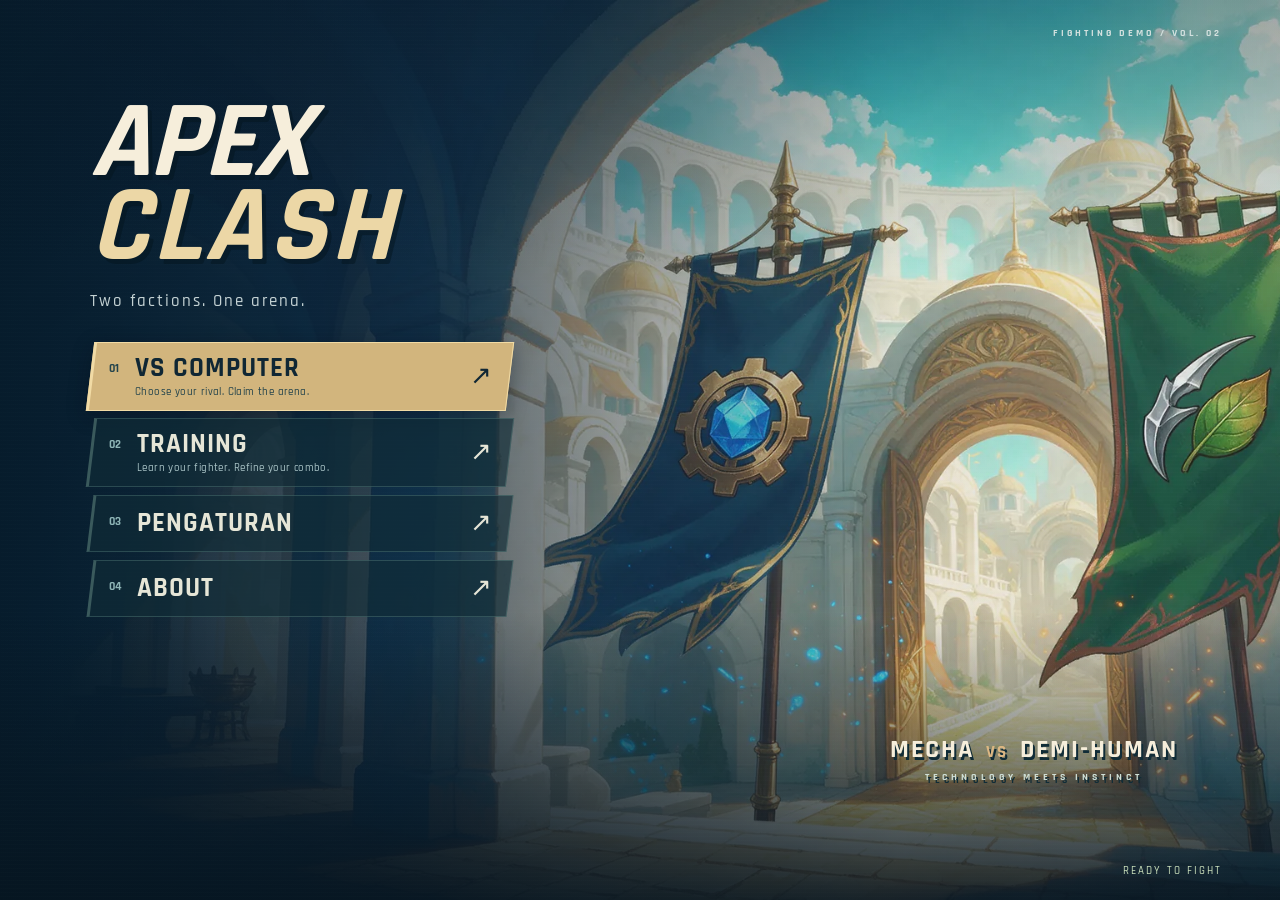
<file: app/src/main/assets/www/index.html>
<!doctype html>
<html lang="id">
<head><meta charset="utf-8"><meta name="viewport" content="width=device-width,initial-scale=1,viewport-fit=cover"><meta name="theme-color" content="#101923"><script>/* Phones/tablets: mark .touch and open the landscape mobile shell (mobile.html). ?touch=1 forces it on desktop, ?touch=0 turns it off. */(()=>{const q=new URLSearchParams(location.search),f=q.get('touch'),t=f?f==='1':matchMedia('(pointer: coarse)').matches||(navigator.maxTouchPoints>0&&/Android|iPhone|iPad|iPod|Mobile/i.test(navigator.userAgent));if(!t)return;document.documentElement.classList.add('touch');if(window.top===window&&!q.has('embed'))location.replace('mobile.html'+location.search+location.hash);})();</script><title>APEX CLASH — Mecha vs Demi-Human</title><link rel="preload" href="assets/fonts/Rajdhani-Bold.ttf" as="font" type="font/ttf" crossorigin><link rel="stylesheet" href="style.css"><link rel="stylesheet" href="menu.css"></head>
<body><div id="boot" role="status" aria-live="polite"><div class="boot-card"><strong class="boot-logo">APEX<br><em>CLASH</em></strong><div class="boot-bar"><i></i></div><span class="boot-status">Menyiapkan…</span></div></div><script src="precache.js"></script><script src="preload.js"></script><main id="game-shell" aria-label="Apex Clash, demo game fighting Mecha dan Demi-Human">
<canvas id="arena" tabindex="0" aria-label="Arena pertarungan. WASD bergerak, Spasi menyerang, I O P untuk skill."></canvas><div class="vignette" aria-hidden="true"></div>
<header class="combat-header">
<section class="fighter fighter-one" aria-label="Status pemain">
<div class="portrait-frame"><img id="player-portrait" class="portrait-image" data-portrait-side="player" src="assets/ui/arco-avatar.webp" alt="Portrait ARCO"><b class="player-tag">P1</b></div>
<div class="fighter-fields"><div class="name-row"><h1 id="player-name">ARCO</h1><span class="class-tag" id="player-class">MECHA</span></div><div class="life-frame" aria-label="Satu bar dengan dua lapis HP, 100 HP per lapis"><div class="life-track"><div id="health-reserve" class="life-fill reserve-fill"></div><div id="health-fill" class="life-fill"></div></div></div><div class="bar-caption"><span id="player-title">AETHER ARM</span><span id="health-label">200 / 200</span></div><div class="fighter-mark"><i></i><i></i><i></i><b class="round-wins" id="round-wins-player"></b><span id="player-status">CORE ACTIVE</span></div></div></section>
<section class="match-center" aria-label="Mode latihan tanpa batas waktu"><div class="mode-kicker" id="mode-label">FREE TRAINING</div><div class="match-clock" id="match-clock">∞</div><div class="match-rule"><i></i><span id="match-score">VS</span><i></i></div></section>
<section class="fighter fighter-two" aria-label="Status lawan FENR"><div class="fighter-fields"><div class="name-row"><span class="class-tag" id="enemy-class">DEMI-HUMAN</span><h2 id="enemy-name">FENR</h2></div><div class="life-frame" aria-label="Satu bar dengan dua lapis HP, 100 HP per lapis"><div class="life-track"><div id="guard-reserve" class="life-fill reserve-fill"></div><div id="guard-fill" class="life-fill"></div></div></div><div class="bar-caption"><span id="guard-label">HP 200 / 200</span><span id="enemy-title">WOLF RANGER</span></div><div class="fighter-mark"><b class="round-wins" id="round-wins-enemy"></b><span id="dummy-state">READY</span><i></i><i></i><i></i></div></div><div class="portrait-frame"><img id="enemy-portrait" class="portrait-image" data-portrait-side="enemy" src="assets/fenr/ui/portrait-human.webp" alt="Portrait FENR"><b class="player-tag">CPU</b></div></section>
</header><div class="form-timers"><div id="player-form-timer" class="form-timer" hidden></div><div id="enemy-form-timer" class="form-timer" hidden></div></div>
<nav class="match-actions" aria-label="Menu arena"><button id="settings-btn" aria-label="Buka pengaturan" title="Pengaturan"><svg viewBox="0 0 24 24" aria-hidden="true"><path d="m9 3-1 3-3 1-2 5 2 5 3 1 1 3h6l1-3 3-1 2-5-2-5-3-1-1-3Z"/><circle cx="12" cy="12" r="3"/></svg></button><button id="pause-btn" aria-label="Jeda game" title="Jeda (Esc)">Ⅱ</button></nav>
<section id="combo" class="combo-counter" aria-live="polite"><span id="combo-count">0</span><div><strong>HITS</strong><small id="combo-damage">0 DAMAGE</small></div></section><div id="announcement" class="announcement" role="status"></div>
<section id="round-call" hidden aria-live="polite"><small id="round-call-detail">FIRST TO TWO WINS</small><strong id="round-call-title"></strong></section><aside id="ultimate-cutin" class="ultimate-cutin" aria-hidden="true" aria-label="ARCO ultimate: Helios Squadron"><div class="cutin-circuit"></div><img class="cutin-art" src="assets/ui/ultimate-cutin.webp" alt=""><div class="cutin-caption"><span class="cutin-kicker">ARCO / AETHER COMMAND</span><strong>HELIOS<br><em>SQUADRON</em></strong><div class="cutin-detail"><span class="cutin-units"><i></i><i></i><i></i><i></i></span>ORBITAL LASER STRIKE</div></div><div class="cutin-edge"></div></aside>
<footer class="bottom-hud"><section class="skill-deck" aria-label="Serangan dan skill"><div class="deck-heading"><span id="deck-character">ARCO</span><i></i><b>MOVE SET</b></div><div class="skill-bar">
<button class="skill-card basic" data-action="attack" aria-label="Basic attack, Spasi, 3 kombo"><span class="skill-art"><img src="assets/ui/attack.webp" alt=""><kbd>SPACE</kbd><span class="combo-dots"><i></i><i></i><i></i></span></span><span class="skill-name">IRON CHAIN</span></button>
<button class="skill-card " data-action="skill1" aria-label="Aether Bolt, tombol I"><span class="skill-art"><img src="assets/ui/skill1.webp" alt=""><span class="cooldown-wipe" aria-hidden="true"></span><kbd>I</kbd></span><span class="skill-name">AETHER BOLT</span></button>
<button class="skill-card " data-action="skill2" aria-label="Seismic Drive, tombol O"><span class="skill-art"><img src="assets/ui/skill2.webp" alt=""><span class="cooldown-wipe" aria-hidden="true"></span><kbd>O</kbd></span><span class="skill-name">SEISMIC DRIVE</span></button>
<button class="skill-card ultimate" data-action="ultimate" aria-label="Helios Squadron, tombol P"><span class="skill-art"><img src="assets/ui/squadron-icon.webp" alt=""><span class="cooldown-wipe" aria-hidden="true"></span><kbd>P</kbd></span><span class="skill-name">HELIOS SQUADRON</span></button>
</div></section><div class="stage-sign"><span id="stage-name">BELLORA</span><small id="stage-subtitle">COURTYARD</small><i></i></div><section class="training-data" aria-label="Hasil latihan"><div><span>TOTAL DAMAGE</span><strong id="total-damage">0 <small>DMG</small></strong></div><div><span>BEST CHAIN</span><strong id="best-combo">0 <small>HITS</small></strong></div><small class="reset-hint">R · RESET<span>ESC · PAUSE</span></small></section></footer>
<section id="touch-controls" aria-hidden="true"><div class="dpad"><button class="dbtn dbtn-up" data-key="w" tabindex="-1" aria-label="Atas / lompat"><i></i></button><button class="dbtn dbtn-left" data-key="a" tabindex="-1" aria-label="Kiri"><i></i></button><button class="dbtn dbtn-down" data-key="s" tabindex="-1" aria-label="Bawah / jongkok"><i></i></button><button class="dbtn dbtn-right" data-key="d" tabindex="-1" aria-label="Kanan"><i></i></button></div><div class="action-pad"><button class="tbtn tbtn-attack" data-key=" " data-slot="attack" tabindex="-1"><img src="assets/ui/attack.webp" alt=""></button><button class="tbtn tbtn-skill tbtn-s1" data-key="i" data-slot="skill1" tabindex="-1"><img src="assets/ui/skill1.webp" alt=""><span class="cooldown-wipe"></span><em class="cooldown-num"></em></button><button class="tbtn tbtn-skill tbtn-s2" data-key="o" data-slot="skill2" tabindex="-1"><img src="assets/ui/skill2.webp" alt=""><span class="cooldown-wipe"></span><em class="cooldown-num"></em></button><button class="tbtn tbtn-skill tbtn-ult" data-key="p" data-slot="ultimate" tabindex="-1"><img src="assets/ui/squadron-icon.webp" alt=""><span class="cooldown-wipe"></span><em class="cooldown-num"></em></button></div></section>
<div id="load-state" class="load-state"><span class="loading-glyph">✦</span><strong>APEX CLASH</strong><span id="load-message">Menyiapkan arena…</span></div>
<dialog id="settings-panel"><div class="dialog-kicker">APEX CLASH / SETTINGS</div><h2>Pengaturan arena</h2><p>Atur audio, tampilan, dan kontrol permainan.</p><label class="setting-row training-only"><span>Karakter pemain<small>Mengganti karakter memulai ulang latihan</small></span><select id="character-select"><option value="arco">ARCO · Mecha</option><option value="fenr">FENR · Demi-Human</option><option value="mira">MIRA · Mecha</option><option value="cora">CORA · Demi-Human</option><option value="naja">NAJA · Demi-Human</option><option value="haldor">HALDOR · Mecha</option><option value="zanni">ZANNI · Mecha</option><option value="isolde">ISOLDE · Mecha</option><option value="rhea">RHEA · Mecha</option><option value="solan">SOLAN · Demi-Human</option><option value="nib">NIB · Demi-Human</option><option value="edda">EDDA · Demi-Human</option></select></label><label class="setting-row training-only"><span>Lawan aktif<small>Aktifkan serangan CPU saat latihan</small></span><input type="checkbox" id="ai-toggle" checked></label><label class="setting-row"><span>Visualisasi hitbox<small>Area tubuh dan jangkauan serangan</small></span><input type="checkbox" id="hitbox-toggle"></label><label class="setting-row"><span>Audio aktif<small>Suara karakter, benturan, dan skill</small></span><input type="checkbox" id="sound-toggle" checked></label><label class="setting-row"><span>Musik latar<small>Midday Showdown, diputar berulang di menu dan arena</small></span><input type="checkbox" id="music-toggle" checked></label><label class="volume-row"><span>Musik</span><input type="range" id="music-slider" min="0" max="100" value="5" aria-label="Volume musik"><output id="music-value">5%</output></label><label class="setting-row"><span>Animasi latar menu<small>Video loop pada main menu</small></span><input type="checkbox" id="menu-video-toggle" checked></label><label class="volume-row"><span>Suara</span><input type="range" id="volume-slider" min="0" max="100" value="45" aria-label="Volume audio"><output id="volume-value">45%</output></label><div class="dialog-buttons"><button id="sound-test">Tes audio</button><button id="fullscreen-btn">Layar penuh</button></div><details class="controls-help"><summary>Kontrol keyboard</summary><p>A / D · Gerak &nbsp; 2× A / D · Lari<br>W · Lompat &nbsp; S · Menunduk / turun cepat<br>2× S · Salto &nbsp; SPACE · Kombo 3 pukulan<br>I / O · Skill &nbsp; P · Ultimate</p></details><button class="primary-button" id="close-settings">Kembali ke arena <span>↗</span></button></dialog>
<dialog id="pause-panel"><div class="dialog-kicker">APEX CLASH / PAUSE</div><h2>PAUSED</h2><p>Pertarungan dijeda. Siap melanjutkan?</p><button class="primary-button" id="resume-btn">Lanjut bertarung <span>↗</span></button><button class="text-button" id="restart-btn">Mulai ulang</button><button class="text-button" id="back-menu">Kembali ke main menu</button></dialog>
</main><section id="front-menu" aria-label="Main menu Apex Clash"></section><script src="assets/mecha/manifest.js"></script><script src="assets/stage-config.js"></script><script src="assets/ui/drone-config.js"></script><script src="assets/fenr/human/manifest.js"></script><script src="assets/fenr/wolf/manifest.js"></script><script src="fenr.js"></script><script src="assets/mira/manifest.js"></script><script src="mira.js"></script><script src="assets/cora/manifest.js"></script><script src="cora.js"></script><script src="assets/naja/manifest.js"></script><script src="naja.js"></script><script src="assets/haldor/manifest.js"></script><script src="haldor.js"></script><script src="assets/zanni/manifest.js"></script><script src="zanni.js"></script><script src="assets/isolde/manifest.js"></script><script src="isolde.js"></script><script src="assets/rhea/manifest.js"></script><script src="rhea.js"></script><script src="assets/solan/manifest.js"></script><script src="solan.js"></script><script src="assets/nib/manifest.js"></script><script src="nib.js"></script><script src="assets/edda/manifest.js"></script><script src="edda.js"></script><script src="assets/audio/announcer/manifest.js"></script><script src="announcer.js"></script><script src="match.js"></script><script>window.FRONTEND_ENABLED=true;</script><script src="game.js"></script><script src="touch.js"></script><script src="assets/showcase/showcase.js"></script><script src="menu.js"></script></body></html>
</file>
<file: app/src/main/assets/www/style.css>
@font-face{font-family:Rajdhani;src:url('assets/fonts/Rajdhani-Medium.ttf') format('truetype');font-weight:400 600;font-display:swap}
@font-face{font-family:Rajdhani;src:url('assets/fonts/Rajdhani-Bold.ttf') format('truetype');font-weight:700 900;font-display:swap}
:root{font-family:Rajdhani,'Arial Narrow',sans-serif;color:#fff8e8;background:#111e27;--gold:#e6c78f;--teal:#67e4dd;--orange:#ed9879}
*{box-sizing:border-box}html,body{margin:0;width:100%;height:100%;overflow:hidden}button,input{font:inherit}button{color:inherit;cursor:pointer}button:focus-visible,input:focus-visible,summary:focus-visible{outline:2px solid #fff3d4;outline-offset:4px}#game-shell{width:100%;height:100%;position:relative;isolation:isolate;overflow:hidden}canvas{position:absolute;inset:0;width:100%;height:100%;display:block;image-rendering:pixelated;outline:none}.vignette{position:absolute;inset:0;pointer-events:none;z-index:1;background:linear-gradient(180deg,#051724a6,transparent 28%,transparent 70%,#081924d9)}
.combat-header{position:absolute;top:25px;left:30px;right:30px;display:grid;grid-template-columns:minmax(0,1fr) 134px minmax(0,1fr);align-items:start;gap:12px;z-index:2;pointer-events:none;filter:drop-shadow(0 3px 3px #05132066)}
.fighter{display:flex;align-items:flex-start;min-width:0;gap:12px}.fighter-fields{flex:1;min-width:0;padding-top:3px}.portrait-frame{width:92px;height:102px;flex-shrink:0;position:relative;background:#11232b;clip-path:polygon(0 0,84% 0,100% 16%,100% 100%,0 100%);border:2px solid var(--gold)}.portrait-frame:after{content:'';position:absolute;inset:0;background:linear-gradient(0deg,#0b1a22b0,transparent 45%);border-bottom:4px solid var(--teal)}.portrait-frame img{width:100%;height:100%;object-fit:cover;object-position:center 33%;display:block}.player-tag{position:absolute;bottom:4px;left:7px;z-index:1;font-size:14px;letter-spacing:2px;text-shadow:1px 1px 2px #000}.name-row{display:flex;align-items:center;gap:12px;height:38px;margin-bottom:5px}.name-row h1,.name-row h2{font-size:34px;font-weight:700;font-style:italic;letter-spacing:1px;line-height:1;margin:0;text-shadow:2px 2px 0 #13232c}.class-tag{font-size:10px;font-weight:700;letter-spacing:2px;color:#d7e8e8;margin-top:6px}
.life-frame{height:24px;padding:3px;background:#0d1b25;border:1px solid #c0bbb18c;transform:skewX(-15deg);box-shadow:0 3px 0 #07162199,inset 0 1px 0 #fff4}.life-track{height:100%;width:100%;background:#3e4141;position:relative;overflow:hidden}.life-track:after{content:'';position:absolute;inset:0;background:repeating-linear-gradient(90deg,transparent 0,transparent calc(10% - 1px),#061a2336 calc(10% - 1px),#061a2336 10%)}.life-fill{height:100%;width:100%;background:linear-gradient(180deg,#dbfff0 0,#b3f2d4 25%,#49c6b9 28%,#51bdaa);box-shadow:inset 0 2px 0 #fff7;transition:width .16s ease-out}.bar-caption{display:flex;justify-content:space-between;font-size:10px;font-weight:700;letter-spacing:1.4px;margin:7px 2px 0;color:#e6ece5;text-shadow:1px 1px 2px #051923}.fighter-mark{display:flex;align-items:center;gap:6px;margin:8px 3px 0;color:#bbd1cf;font-size:9px;letter-spacing:1.7px;font-weight:700}.fighter-mark i{width:7px;height:7px;background:#a7e4d0;transform:rotate(45deg);border:1px solid #fff8}.fighter-mark span{margin-left:5px}.fighter-two .name-row,.fighter-two .fighter-mark{justify-content:flex-end}.fighter-two .fighter-mark span{margin:0 6px 0 0}.fighter-two .portrait-frame{clip-path:polygon(16% 0,100% 0,100% 100%,0 100%,0 16%)}.fighter-two .portrait-frame:after{border-color:var(--orange)}.fighter-two .player-tag{left:auto;right:7px}.fighter-two .life-fill{background:linear-gradient(180deg,#ffe6b2 0,#ffce93 25%,#eaa070 28%,#d87c59);margin-left:auto}.fighter-two .life-frame{transform:skewX(15deg)}.fighter-two .fighter-mark i{background:#dfae87}
.match-center{text-align:center;position:relative;padding-top:1px}.mode-kicker{font-size:10px;letter-spacing:2.2px;font-weight:700;color:#f5dec0;white-space:nowrap}.match-clock{height:57px;font-size:80px;font-weight:700;line-height:.77;letter-spacing:-6px;padding-right:6px;text-shadow:2px 3px 0 #0e2734,0 0 20px #091a30}.match-rule{display:flex;align-items:center;justify-content:center;gap:10px;font-size:11px;color:var(--gold);letter-spacing:2px;font-weight:700;margin-top:6px}.match-rule i{width:28px;height:1px;background:linear-gradient(90deg,transparent,#e6c78f)}.match-rule i:last-child{transform:scaleX(-1)}.match-actions{position:absolute;top:123px;left:50%;transform:translateX(-50%);display:flex;gap:6px;z-index:3}.match-actions button{width:29px;height:27px;border:1px solid #a0b5bd59;background:#1026339c;font-size:17px;line-height:1;padding:4px;display:grid;place-items:center;clip-path:polygon(5px 0,100% 0,100% calc(100% - 5px),calc(100% - 5px) 100%,0 100%,0 5px)}.match-actions button:hover{background:#315263}.match-actions svg{width:16px;height:16px;stroke:#e9dcc6;fill:none;stroke-width:1.5}
.bottom-hud{position:absolute;bottom:25px;left:32px;right:32px;display:flex;justify-content:space-between;align-items:flex-end;z-index:2;gap:25px}.skill-deck{width:350px}.deck-heading{display:flex;align-items:center;gap:10px;margin-bottom:8px;font-size:11px;letter-spacing:1.8px;font-weight:700;color:var(--gold)}.deck-heading i{height:1px;background:#a4c6cc55;flex:1}.deck-heading b{font-size:9px;color:#becfd3;font-weight:500}.skill-bar{display:flex;gap:10px}.skill-card{border:0;background:none;padding:0;display:flex;align-items:center;flex-direction:column;width:80px;flex-shrink:0;transition:transform .12s}.skill-art{position:relative;display:block;width:67px;height:67px;background:#12212b;clip-path:polygon(8px 0,100% 0,100% calc(100% - 8px),calc(100% - 8px) 100%,0 100%,0 8px);border:1px solid #89adb0;overflow:hidden}.skill-art:after{content:'';position:absolute;inset:3px;border:1px solid #c2dbdb36;pointer-events:none}.skill-art img{width:100%;height:100%;object-fit:cover;display:block;transition:filter .15s,opacity .15s}.skill-card kbd{position:absolute;right:0;top:0;min-width:19px;padding:1px 4px;font-family:inherit;font-size:12px;line-height:15px;font-weight:700;background:#ecddbb;color:#102731}.skill-card.basic kbd{font-size:9px}.skill-name{font-size:10px;letter-spacing:.6px;font-weight:700;margin-top:6px;line-height:1.1;text-shadow:1px 2px 2px #061a28;white-space:nowrap}.skill-card:hover .skill-art{border-color:#fff3d3}.skill-card.active{transform:translateY(-3px)}.skill-card.active .skill-art{border-color:#ffeab7}.skill-card.on-cooldown img{filter:grayscale(.9);opacity:.38}.skill-card.on-cooldown .skill-art{border-color:#5e747b}.skill-card.on-cooldown .skill-name{color:#84979d}.skill-card.ultimate .skill-art{border-color:#e6bd7b}.skill-card.ultimate kbd{background:#eac188}.skill-card.ultimate .skill-name{color:#f2c883}.combo-dots{position:absolute;bottom:4px;left:50%;transform:translateX(-50%);display:flex;gap:4px}.combo-dots i{display:block;width:10px;height:3px;background:#365961}.combo-dots i.lit{background:#fff0c9}
.stage-sign{position:absolute;left:50%;bottom:1px;transform:translateX(-50%);text-align:center;color:#ccddd7;text-shadow:0 2px 3px #122b34;pointer-events:none}.stage-sign>span{font-size:17px;font-weight:700;letter-spacing:5px}.stage-sign small{display:block;font-size:9px;letter-spacing:4px;margin-top:1px}.stage-sign i{display:block;width:90px;height:1px;background:linear-gradient(90deg,transparent,#cbb68b,transparent);margin:9px auto 0}.training-data{display:grid;grid-template-columns:1fr 1fr;gap:0 25px;text-align:right;min-width:205px;border-top:1px solid #c9d3c85c;padding-top:9px}.training-data>div>span{display:block;font-size:10px;letter-spacing:1.6px;color:#c5d5d4;font-weight:700}.training-data strong{display:block;font-size:39px;line-height:1.1;font-weight:700}.training-data strong small{font-size:10px;font-weight:500;color:#bacece}.reset-hint{grid-column:1/-1;margin-top:8px;color:#bccbc8;font-size:10px;letter-spacing:1px}.reset-hint span{margin-left:15px}
.combo-counter{position:absolute;right:42px;top:34%;display:flex;align-items:center;gap:9px;z-index:2;opacity:0;transform:translateX(20px) skewX(-10deg);transition:opacity .15s,transform .15s;pointer-events:none;text-shadow:2px 3px 0 #142430,0 3px 15px #122a42}.combo-counter.visible{opacity:1;transform:skewX(-10deg)}.combo-counter>span{font-size:104px;font-weight:700;line-height:.85}.combo-counter strong{font-size:29px;line-height:1;font-weight:700}.combo-counter small{display:block;font-size:13px;font-weight:700;letter-spacing:1px;color:#f0d6a8}.announcement{position:absolute;left:50%;top:26%;transform:translate(-50%,-8px) skewX(-8deg);z-index:3;font-size:39px;font-weight:700;letter-spacing:5px;text-align:center;white-space:nowrap;opacity:0;transition:opacity .15s,transform .15s;text-shadow:2px 3px 0 #112634,0 3px 12px #0d2039;pointer-events:none}.announcement.visible{opacity:1;transform:translate(-50%,0) skewX(-8deg)}
.load-state{position:absolute;inset:0;z-index:5;background:#0e202c;display:flex;flex-direction:column;align-items:center;justify-content:center;gap:14px}.load-state.hidden{display:none}.loading-glyph{font-size:50px;color:var(--gold)}.load-state strong{font-size:36px;font-weight:700;letter-spacing:6px}.load-state>span:last-child{font-size:16px;color:#b5c9ce}.load-state.error>span:last-child{max-width:430px;text-align:center;padding:15px;color:#f3bdaa}
dialog{margin:auto;background:linear-gradient(140deg,#1c303d,#101e2b);color:#f9f0dc;border:1px solid #b9c2c44f;border-top:3px solid var(--gold);padding:30px;width:440px;max-width:calc(100% - 24px);max-height:calc(100% - 24px);overflow:auto;box-shadow:0 20px 90px #07131cbb}dialog::backdrop{background:#031423ac;backdrop-filter:blur(5px)}.dialog-kicker{color:var(--gold);font-size:12px;letter-spacing:2px;font-weight:700}dialog h2{font-size:34px;font-weight:700;margin:8px 0;line-height:1}dialog p{font-size:16px;line-height:1.5;color:#b9cbd0;margin:10px 0 16px}.setting-row{display:flex;align-items:center;justify-content:space-between;padding:12px 0;border-bottom:1px solid #98abb72e;font-size:17px;font-weight:700}.setting-row small{display:block;font-size:13px;font-weight:500;color:#91a7b0}.setting-row input{accent-color:#8fe3d0;width:18px;height:18px}.volume-row{display:flex;align-items:center;gap:12px;font-size:15px;padding:16px 0}.volume-row input{flex:1;min-width:0;accent-color:#84d9c6}.volume-row output{min-width:35px}.dialog-buttons{display:flex;gap:8px}.dialog-buttons button{flex:1;border:1px solid #8da8b153;background:#274352;padding:8px;font-size:15px;font-weight:700}.controls-help{font-size:15px;margin:13px 0;color:#bdd0d3}.controls-help summary{cursor:pointer}.controls-help p{font-size:14px}.primary-button{display:flex;align-items:center;justify-content:space-between;width:100%;border:0;background:var(--gold);color:#132b37;padding:12px 15px;font-size:18px;font-weight:700}.primary-button:hover{background:#fae0b4}.text-button{display:block;margin:15px auto 0;border:0;background:none;color:#bccecf;font-size:15px;padding:5px}
@media(min-width:1600px){.combat-header{top:32px;left:45px;right:45px;grid-template-columns:1fr 160px 1fr}.portrait-frame{width:112px;height:120px}.name-row{height:42px}.name-row h1,.name-row h2{font-size:40px}.life-frame{height:27px}.match-actions{top:137px}.bottom-hud{left:45px;right:45px;bottom:32px}.skill-art{width:75px;height:75px}.skill-deck{width:382px}.skill-card{width:88px}}
@media(max-width:950px){.combat-header{left:20px;right:20px;top:20px;gap:8px;grid-template-columns:1fr 100px 1fr}.portrait-frame{width:66px;height:80px}.fighter{gap:8px}.fighter-fields{padding-top:0}.name-row{height:28px;margin-bottom:4px;gap:7px}.name-row h1,.name-row h2{font-size:26px}.class-tag{font-size:8px;letter-spacing:1px}.life-frame{height:19px}.bar-caption{font-size:8px;letter-spacing:.6px;margin-top:5px}.fighter-mark{font-size:8px;letter-spacing:.7px;margin-top:6px;gap:4px}.fighter-mark i{width:5px;height:5px}.mode-kicker{font-size:8px;letter-spacing:1px}.match-clock{font-size:65px;height:45px}.match-rule{margin-top:3px;font-size:10px}.match-actions{top:104px}.bottom-hud{left:23px;right:23px;bottom:20px}.skill-deck{width:298px}.skill-bar{gap:8px}.skill-card{width:68px}.skill-art{width:57px;height:57px}.skill-name{font-size:8px}.training-data{min-width:175px;gap:0 15px}.stage-sign{display:none}.combo-counter>span{font-size:85px}.announcement{font-size:30px}}
@media(max-width:620px){.combat-header{top:14px;left:12px;right:12px;grid-template-columns:1fr 66px 1fr;gap:4px}.fighter{gap:5px}.portrait-frame{position:absolute;top:60px;width:48px;height:54px}.fighter-two .portrait-frame{right:0}.fighter-fields{width:100%}.name-row h1,.name-row h2{font-size:23px}.class-tag{display:none}.name-row{height:26px}.life-frame{height:16px}.bar-caption{font-size:7px;letter-spacing:.1px}.bar-caption span:first-child{display:none}.fighter-two .bar-caption span:first-child{display:inline}.fighter-two .bar-caption span:last-child{display:none}.fighter-mark{margin-left:54px;justify-content:flex-end}.fighter-two .fighter-mark{margin-left:0;margin-right:54px;justify-content:flex-start}.fighter-mark i{display:none}.fighter-mark span{font-size:7px;letter-spacing:0;white-space:nowrap;margin:0}.mode-kicker{font-size:6px;letter-spacing:.6px}.match-clock{font-size:50px;height:34px}.match-rule{font-size:8px;gap:4px}.match-rule i{width:13px}.match-actions{top:85px}.match-actions button{width:25px;height:24px}.bottom-hud{left:16px;right:16px;bottom:19px;justify-content:center}.skill-deck{width:320px}.skill-bar{gap:8px;justify-content:center}.skill-card{width:73px}.skill-art{width:60px;height:60px}.skill-name{font-size:9px}.training-data{display:none}.combo-counter{right:19px;top:27%}.combo-counter>span{font-size:68px}.combo-counter strong{font-size:22px}.combo-counter small{font-size:11px}.announcement{font-size:25px;letter-spacing:2px;top:27%}}
@media(max-height:500px) and (min-width:620px){.combat-header{top:12px;left:19px;right:19px;grid-template-columns:1fr 95px 1fr}.portrait-frame{width:56px;height:66px}.name-row{height:25px}.name-row h1,.name-row h2{font-size:24px}.fighter-mark{display:none}.life-frame{height:16px}.bar-caption{font-size:8px}.match-clock{font-size:57px;height:40px}.match-actions{top:85px}.bottom-hud{bottom:12px;left:20px;right:20px}.skill-art{width:46px;height:46px}.skill-card{width:65px}.skill-deck{width:284px}.deck-heading{margin-bottom:5px;font-size:10px}.skill-name{font-size:8px}.training-data strong{font-size:29px}.combo-counter{top:30%}.announcement{font-size:29px}dialog{padding:20px}}


/* Cooldown is a clockwise transparent-black pie sweep over the actual skill art. */
.cooldown-wipe{position:absolute;inset:0;z-index:2;pointer-events:none;opacity:0}
.on-cooldown .cooldown-wipe{opacity:1}
.skill-card.on-cooldown img{filter:saturate(.9);opacity:1}
.skill-card kbd{z-index:3}.skill-art:after{z-index:4}
.skill-card.ultimate .skill-name{font-size:9px;letter-spacing:.2px}
/* Original ARCO cut-in: tilted cyan/gold command strip, art and live HTML title. */
.ultimate-cutin{position:absolute;left:-4%;top:26%;width:108%;height:clamp(145px,27vh,220px);z-index:5;pointer-events:none;visibility:hidden;overflow:hidden;isolation:isolate;background:linear-gradient(100deg,#0b2230,#163e49 42%,#0c1b2d 74%);border-top:3px solid #f2d296;border-bottom:3px solid #f2d296;box-shadow:0 -3px 0 #173e4c,0 -5px 0 #8debd8,0 4px 0 #50b7b2,0 17px 45px #000b}
.ultimate-cutin.visible{visibility:visible}
.cutin-circuit{position:absolute;inset:0;background:linear-gradient(115deg,transparent 44%,#66ead323 44.2%,transparent 44.5%),repeating-linear-gradient(0deg,transparent 0 18px,#65d9d50d 18px 19px),repeating-linear-gradient(90deg,transparent 0 45px,#65d9d50a 45px 46px)}
.cutin-art{position:absolute;left:0;top:0;width:73%;height:100%;object-fit:cover;object-position:27% 42%;mask-image:linear-gradient(90deg,#000 0%,#000 60%,transparent 98%)}
.cutin-caption{position:absolute;left:51%;top:12%;right:6%;bottom:8%;display:flex;flex-direction:column;justify-content:center;text-shadow:3px 4px 0 #071323}
.cutin-kicker{font-size:clamp(8px,1vw,12px);font-weight:700;letter-spacing:3px;color:#78f2db;margin-bottom:5px}
.cutin-caption strong{font-size:clamp(32px,5.1vw,68px);font-weight:700;font-style:italic;line-height:.84;letter-spacing:1px;color:#fff5d7}
.cutin-caption em{font-style:italic;color:#f1c580}
.cutin-detail{display:flex;gap:12px;align-items:center;margin-top:12px;font-size:clamp(8px,.9vw,11px);letter-spacing:2px;font-weight:700;color:#d3f5ed}
.cutin-units{display:flex;gap:5px}.cutin-units i{display:block;width:6px;height:6px;background:#8ef1de;transform:rotate(45deg)}
.cutin-edge{position:absolute;inset:5px 0;border-top:1px solid #7bdedc66;border-bottom:1px solid #7bdedc55;pointer-events:none}
@media(max-width:620px){.ultimate-cutin{top:28%;height:155px}.cutin-art{width:88%;object-position:28% 45%}.cutin-caption{left:48%;right:4%}.cutin-caption strong{font-size:33px;letter-spacing:0}.cutin-kicker{font-size:7px;letter-spacing:1px}.cutin-detail{font-size:7px;letter-spacing:.4px;gap:6px}.cutin-units{gap:3px}.cutin-units i{width:4px;height:4px}.skill-card.ultimate .skill-name{font-size:8px}}

.skill-card.recharged .skill-art{border-color:#b0fff0;box-shadow:inset 0 0 0 2px #88efd1}
.skill-card.recharged .skill-name{color:#bbfff0}
/* One physical bar, two real HP layers; reserve is revealed beneath the first. */
.life-fill{position:absolute;left:0;top:0;z-index:2;transition:width .08s linear}
.life-track:after{z-index:3}
.life-fill.reserve-fill{z-index:1;background:linear-gradient(180deg,#a2dfed,#69b8d2 35%,#3884a3)}
.fighter-two .life-fill{left:auto;right:0;margin:0}
.fighter-two .life-fill.reserve-fill{background:linear-gradient(180deg,#ffd1b2,#d58969 35%,#a65446)}
/* Avatar contract: every source faces RIGHT. Mirror image only for the enemy slot. */
.portrait-image{--portrait-direction:1;transform:scaleX(var(--portrait-direction));transform-origin:center}
.portrait-image[data-portrait-side="enemy"]{--portrait-direction:-1}
.form-timers{position:absolute;top:140px;left:4%;right:4%;display:flex;justify-content:space-between;pointer-events:none;z-index:3}
.form-timer{position:relative;min-width:120px;padding:7px 13px 10px;background:#17291de8;color:#ffe0a5;border:1px solid #a67e43;font:700 16px Rajdhani;letter-spacing:1.4px;box-shadow:0 3px 14px #0004}
.form-timer:after{content:'';position:absolute;left:0;bottom:0;width:calc(var(--remaining,1)*100%);height:3px;background:#e7bd76}.form-timer[hidden]{visibility:hidden;display:block}
#enemy-form-timer{margin-left:auto}.fenr-cutin{background:linear-gradient(100deg,#202e1b,#584326 60%,#202b1d);border-color:#e6c186}.fenr-cutin .cutin-kicker{color:#d5e7a5}.fenr-cutin .cutin-caption em{color:#e9aa71}.mira-cutin{background:linear-gradient(100deg,#2a1640,#5a2f6d 58%,#24153a);border-color:#ffd978}.mira-cutin .cutin-kicker{color:#ffc4ec}.mira-cutin .cutin-caption em{color:#ffd978}.cora-cutin{background:linear-gradient(100deg,#150f26,#3b2758 58%,#120d20);border-color:#f0b35a}.cora-cutin .cutin-kicker{color:#cdb6ff}.cora-cutin .cutin-caption em{color:#f0b35a}.naja-cutin{background:linear-gradient(100deg,#0d2a33,#1f4652 55%,#2b2350);border-color:#e3bf78}.naja-cutin .cutin-kicker{color:#f2d9a0}.naja-cutin .cutin-caption em{color:#e3bf78}.nib-cutin{background:linear-gradient(100deg,#0e1e2a,#2a5674 58%,#0b1720);border-color:#8fd4ff}.nib-cutin .cutin-kicker{color:#e8f6ff}.nib-cutin .cutin-caption em{color:#e8c48a}.edda-cutin{background:linear-gradient(100deg,#15231a,#3f6a4c 58%,#1a2016);border-color:#8fe3b4}.edda-cutin .cutin-kicker{color:#e9f7df}.edda-cutin .cutin-caption em{color:#e0c07a}.solan-cutin{background:linear-gradient(100deg,#261707,#684210 58%,#1a1005);border-color:#f2b632}.solan-cutin .cutin-kicker{color:#ffe3a0}.solan-cutin .cutin-caption em{color:#f2b632}.rhea-cutin{background:linear-gradient(100deg,#231015,#562231 58%,#1a0b0f);border-color:#e8c07a}.rhea-cutin .cutin-kicker{color:#f5e6c8}.rhea-cutin .cutin-caption em{color:#e8c07a}.isolde-cutin{background:linear-gradient(100deg,#171d25,#34465a 58%,#12171e);border-color:#bfe3ff}.isolde-cutin .cutin-kicker{color:#e6f4ff}.isolde-cutin .cutin-caption em{color:#8fd0ff}.zanni-cutin{background:linear-gradient(100deg,#141611,#2e3318 58%,#11120d);border-color:#d8e24a}.zanni-cutin .cutin-kicker{color:#eef39a}.zanni-cutin .cutin-caption em{color:#d8e24a}.haldor-cutin{background:linear-gradient(100deg,#1c1411,#4a2616 58%,#16100d);border-color:#ff9a3c}.haldor-cutin .cutin-kicker{color:#ffc58a}.haldor-cutin .cutin-caption em{color:#ff9a3c}
.setting-row select{max-width:180px;background:#172b30;color:#f5edd9;border:1px solid #778a7c;padding:8px;font:700 15px Rajdhani}
@media(max-width:620px){.form-timers{top:137px}.form-timer{font-size:12px;min-width:86px;padding:4px 7px 7px}.setting-row select{max-width:145px}}
@media(max-height:500px) and (min-width:620px){.form-timers{top:97px}.form-timer{font-size:12px;padding:4px 8px 7px}}

/* Touch controls (html.touch, set by the detector in index.html; see touch.js). */
#touch-controls{display:none}
html.touch body{touch-action:manipulation;-webkit-user-select:none;user-select:none;-webkit-touch-callout:none;-webkit-tap-highlight-color:transparent}
html.touch body:not(.in-menu) #touch-controls{display:block;position:absolute;inset:0;z-index:4;pointer-events:none}
html.touch .skill-deck,html.touch .training-data,html.touch .reset-hint{display:none}
html.touch .bottom-hud{justify-content:center}
html.touch .vignette{background:linear-gradient(180deg,#051724a6,transparent 28%)}
.dpad{position:absolute;left:calc(22px + env(safe-area-inset-left));bottom:calc(16px + env(safe-area-inset-bottom));display:grid;grid-template-columns:repeat(3,var(--key));grid-template-rows:repeat(2,var(--key));gap:7px;pointer-events:auto;touch-action:none;--key:54px}
.dbtn{position:relative;padding:0;border-radius:12px;pointer-events:auto;touch-action:none;cursor:pointer;border:2px solid #d8efe96b;background:#0e1d26c7;box-shadow:0 5px 14px #0007,inset 0 0 0 3px #ffffff0d;transition:transform .06s,filter .06s,background .06s}
.dbtn-up{grid-column:2;grid-row:1}.dbtn-left{grid-column:1;grid-row:2}.dbtn-down{grid-column:2;grid-row:2}.dbtn-right{grid-column:3;grid-row:2}
.dbtn i{position:absolute;left:50%;top:50%;width:0;height:0;border:11px solid transparent;pointer-events:none}
.dbtn-up i{border-bottom:15px solid #e9fbf6;transform:translate(-50%,-72%)}
.dbtn-down i{border-top:15px solid #e9fbf6;transform:translate(-50%,-28%)}
.dbtn-left i{border-right:15px solid #e9fbf6;transform:translate(-72%,-50%)}
.dbtn-right i{border-left:15px solid #e9fbf6;transform:translate(-28%,-50%)}
.dbtn.pressed{transform:scale(.92);background:#1c3a45e6;filter:drop-shadow(0 0 7px #7dfbe0)}
.action-pad{position:absolute;right:calc(22px + env(safe-area-inset-right));bottom:calc(16px + env(safe-area-inset-bottom));width:190px;height:190px;pointer-events:none;--big:96px;--small:58px;--r:100px}
.tbtn{position:absolute;padding:0;border-radius:50%;overflow:hidden;pointer-events:auto;touch-action:none;cursor:pointer;border:2px solid #f2e2b9b0;background:#0e1d26d0;box-shadow:0 5px 14px #0008,inset 0 0 0 3px #00000040;transition:transform .06s,filter .06s}
.tbtn img{position:absolute;inset:0;width:100%;height:100%;object-fit:cover;opacity:.95;pointer-events:none}
.tbtn .cooldown-wipe{position:absolute;inset:0;z-index:2;pointer-events:none}
.tbtn .cooldown-num{position:absolute;inset:0;z-index:3;display:grid;place-items:center;font:700 22px/1 Rajdhani,system-ui,sans-serif;font-style:normal;color:#fff;text-shadow:0 2px 3px #000;pointer-events:none}
.tbtn.pressed{transform:scale(.9);filter:brightness(1.25)}
.tbtn.active{border-color:#ffe39a;box-shadow:0 0 16px #ffd76acc}
.tbtn.recharged{box-shadow:0 0 18px #9dffe8}
.tbtn.on-cooldown img{filter:grayscale(.55) brightness(.7)}
/* Basic attack in the corner, the three skills on a quarter circle around it (left, up-left, up). */
.tbtn-attack{width:var(--big);height:var(--big);right:0;bottom:0;border-width:3px;border-color:#fff1c9d9}
.tbtn-skill{width:var(--small);height:var(--small)}
.tbtn-s1{right:calc(var(--big)/2 + var(--r) - var(--small)/2);bottom:calc(var(--big)/2 - var(--small)/2)}
.tbtn-s2{right:calc(var(--big)/2 + var(--r)*.7071 - var(--small)/2);bottom:calc(var(--big)/2 + var(--r)*.7071 - var(--small)/2)}
.tbtn-ult{right:calc(var(--big)/2 - var(--small)/2);bottom:calc(var(--big)/2 + var(--r) - var(--small)/2);border-color:#ffc86be6}
@media(max-height:360px){.action-pad{--big:82px;--small:50px;--r:86px}.dpad{--key:48px}}
@media(min-height:560px){.action-pad{--big:112px;--small:66px;--r:118px;width:230px;height:230px}.dpad{--key:64px}}

/* First-visit loading screen (preload.js): covers menu and arena until every runtime file is cached. */
#boot{position:fixed;inset:0;z-index:100;display:grid;place-items:center;background:radial-gradient(ellipse at 50% 42%,#173547,#0b1b25 68%);color:#f6eedb;font-family:Rajdhani,Arial,sans-serif;transition:opacity .45s ease}
#boot.done{opacity:0;pointer-events:none}
.boot-card{width:min(420px,78vw);text-align:center}
.boot-logo{display:block;font-size:clamp(44px,9vmin,76px);font-style:italic;font-weight:700;line-height:.8;letter-spacing:-2px;text-shadow:4px 5px 0 #05151e7a}
.boot-logo em{font-style:italic;color:#ecd7a6;letter-spacing:6px}
.boot-bar{height:6px;margin:clamp(18px,5vmin,34px) 0 12px;background:#ffffff1a;border:1px solid #e8d4a340;overflow:hidden}
.boot-bar i{display:block;height:100%;background:linear-gradient(90deg,#86d9c4,#e0bf85);transform:scaleX(0);transform-origin:0 50%;transition:transform .15s linear}
.boot-status{font-size:13px;letter-spacing:1.5px;color:#a9c7c9}
</file>
<file: app/src/main/assets/www/menu.css>
/* Aether Arm front-end: arcade typography, opposing fighter art and roster panels. */
#front-menu{position:fixed;inset:0;z-index:20;overflow:auto;background:#0b1b25;color:#f6eedb;font-family:Rajdhani,Arial,sans-serif;isolation:isolate}
#front-menu[hidden]{display:none}#front-menu[data-screen=home]{overflow:hidden}#front-menu button{font-family:inherit}#front-menu button:focus-visible,#front-menu a:focus-visible{outline:2px solid #fff0c5;outline-offset:4px}
.in-menu .combat-header,.in-menu .match-actions,.in-menu .bottom-hud,.in-menu .combo-counter,.in-menu .form-timers,.in-menu #announcement,.in-menu #ultimate-cutin{visibility:hidden}
.in-menu .training-only,.in-versus .training-only{display:none}.round-wins{color:#f1d39d;letter-spacing:5px;font-size:14px}.in-versus .fighter-mark>i{display:none}
#round-call{position:absolute;left:0;right:0;top:34%;z-index:8;text-align:center;pointer-events:none;text-shadow:4px 5px 0 #142733,0 12px 30px #0008}#round-call[hidden]{display:none}#round-call small{display:block;font:700 13px Rajdhani;letter-spacing:4px;color:#ffe5ae;text-shadow:0 2px 6px #102b35}#round-call strong{display:block;font:700 italic clamp(70px,11vw,145px)/1 Rajdhani;color:#fff0ce;letter-spacing:5px;animation:round-strike .28s ease-out both}#round-call[data-phase=ko] strong{color:#efad77}
@keyframes round-strike{from{transform:scale(1.3) skew(-10deg);opacity:0}to{transform:scale(1) skew(-5deg);opacity:1}}
.home-art,.selection-backdrop,.arena-screen-bg,.result-bg{position:absolute;inset:0;z-index:-2;background-size:cover;background-position:center}.home-art{background-image:linear-gradient(90deg,#061a29eb 0%,#0a2036bd 30%,#10283210 70%),url('assets/menu/home-factions.webp')}.home-art:after{content:'';position:absolute;inset:0;background:linear-gradient(0deg,#061520e6,transparent 32%,transparent 70%,#07182655)}.menu-grain{position:absolute;inset:0;z-index:-1;pointer-events:none;opacity:.15;background:repeating-linear-gradient(0deg,transparent 0 3px,#94cdb912 3px 4px)}
.home-top{display:flex;justify-content:space-between;padding:27px 4.5%}.eyebrow,.build-tag{font-weight:700;letter-spacing:3px;font-size:11px}.eyebrow{color:#d8c394}.build-tag{font-size:10px;color:#d4e1df}
.home-content{width:42%;max-width:540px;margin:clamp(8px,4vh,42px) 0 80px 7%}.home-title>span{color:#a7d9cc;font-size:12px;font-weight:700;letter-spacing:4px}.home-title h1{font-size:clamp(64px,8.5vw,130px);line-height:.77;font-style:italic;letter-spacing:-3px;margin:21px 0 20px;position:relative;text-shadow:4px 5px 0 #05151e7a}.home-title h1 em{font-style:italic;color:#ecd7a6;letter-spacing:10px}.home-title h1 i{font-size:35px;position:absolute;top:12%;margin-left:17px;color:#86d6c7}.home-title p{color:#c3d1d3;font-size:17px;letter-spacing:2px;margin:0 0 30px}
.home-nav{display:flex;flex-direction:column;gap:8px;max-width:420px}.home-nav button{display:flex;align-items:center;gap:17px;text-align:left;background:#102b37a6;border:1px solid #7dada144;border-left:3px solid #7fa69866;padding:11px 17px 11px 15px;color:#e6e6d7;transform:skewX(-7deg);transition:background .14s,border-color .14s,transform .14s;font-weight:700}.home-nav button>*{transform:skewX(7deg)}.home-nav .nav-index{font-size:12px;color:#8eb5b6;align-self:flex-start;padding-top:7px}.home-nav button>span:nth-child(2){font-size:27px;letter-spacing:1px;flex:1;line-height:1.05}.home-nav small{display:block;font-size:11px;font-weight:500;letter-spacing:.4px;margin-top:5px;color:#a8c2c5}.home-nav b{font-size:26px;font-weight:500}.home-nav button:first-child{background:#d2b57d;color:#102734;border-color:#f1dba5;box-shadow:0 5px 20px #050d1955}.home-nav button:first-child small,.home-nav button:first-child .nav-index{color:#24444c}.home-nav button:hover,.home-nav button:focus-visible{background:#f0d49d;color:#122837;border-color:#fff0c8;transform:skewX(-7deg) translateX(8px)}.home-nav button:hover small,.home-nav button:focus-visible small{color:#2e5156}
.home-title h1 i{display:none}
.home-title h1 em{letter-spacing:3px}.home-caption{font-size:24px;letter-spacing:3px}.home-caption i{font-size:17px;margin:0 12px}.wordmark>span{letter-spacing:3px}
.home-caption{position:absolute;right:8%;bottom:13%;font-weight:700;font-size:33px;letter-spacing:5px;text-shadow:2px 3px #102c37}.home-caption i{font-style:normal;color:#dcb783;margin:0 20px;font-size:22px}.home-caption small{display:block;font-size:10px;letter-spacing:4px;color:#cfdfd6;text-align:center;margin-top:5px}.home-footer{position:absolute;left:4.5%;right:4.5%;bottom:22px;display:flex;justify-content:space-between;font-size:11px;letter-spacing:2px;color:#a6c0c6}.home-footer b{color:#e7c88d;margin:0 11px}.home-footer>span:last-child{color:#cbe0bc}
.selection-backdrop{background:radial-gradient(ellipse at 20% 60%,#2b514e77,transparent 40%),radial-gradient(ellipse at 82% 60%,#79534355,transparent 40%),linear-gradient(160deg,#142e3d,#0b1926 70%)}.selection-backdrop:after{content:'';position:absolute;inset:0;opacity:.13;background:repeating-linear-gradient(125deg,transparent 0 60px,#a6dbd32a 61px 62px)}
.select-header{height:107px;display:flex;align-items:center;gap:25px;padding:18px 3.5%;border-bottom:1px solid #a4c7c022;background:#0b1d2980}.menu-back{display:flex;align-items:center;gap:10px;background:transparent;border:1px solid #8cadb14d;color:#e9e6cd;padding:8px 13px;font-size:24px}.menu-back span{font-size:11px;font-weight:700;letter-spacing:1px}.select-header h1{font-size:clamp(25px,3.1vw,43px);font-weight:700;font-style:italic;line-height:1;margin:6px 0 0;letter-spacing:1.3px}.wordmark{margin-left:auto;font-weight:700;font-style:italic;font-size:22px;letter-spacing:1px;line-height:.82;position:relative;padding-right:22px;color:#f3e5bd}.wordmark>span{display:block;letter-spacing:9px;color:#a1d5c9}.wordmark i{position:absolute;right:0;top:4px;font-size:20px;color:#e8bf7c}
.selection-steps{display:flex;justify-content:center;align-items:center;gap:13px;padding-top:18px;font-size:12px;letter-spacing:1px;color:#58757d}.selection-steps span{display:flex;gap:7px;align-items:center}.selection-steps b{font-size:10px;letter-spacing:2px}.selection-steps .current{color:#f4d8a3}.selection-steps .done{color:#8bd4c3}.selection-steps>i{height:1px;width:35px;background:#55707a77}
.select-stage{display:grid;grid-template-columns:minmax(0,1fr) minmax(300px,380px) minmax(0,1fr);height:calc(100vh - 188px);max-width:1540px;margin:0 auto;padding:0 24px;align-items:center;gap:5px}
#player-preview,#enemy-preview{height:100%;min-height:410px;min-width:0;position:relative}.fighter-plinth{position:relative;height:100%;overflow:visible}.side-tag{position:absolute;top:7%;left:12%;font-size:11px;letter-spacing:2px;font-weight:700;color:#8cdacc}.fighter-plinth.enemy .side-tag{left:auto;right:12%;color:#eeb281}.plinth-light{position:absolute;left:10%;right:0;bottom:100px;top:10%;background:linear-gradient(145deg,#79d7c214,transparent);clip-path:polygon(30% 0,100% 0,75% 100%,0 100%)}.enemy .plinth-light{background:linear-gradient(220deg,#f4b77817,transparent);transform:scaleX(-1)}
.selection-art{position:absolute;left:50%;bottom:116px;height:clamp(220px,49vh,525px);max-width:130%;object-fit:contain;transform:translateX(-50%);filter:drop-shadow(0 16px 16px #020d18a6);animation:fighter-in .2s ease-out both}.enemy .selection-art{transform:translateX(-50%) scaleX(-1)}.unknown .selection-art{height:clamp(210px,39vh,370px);opacity:.45;filter:drop-shadow(0 0 12px #718c8b22)}
@keyframes fighter-in{from{opacity:.3;filter:drop-shadow(0 16px 16px #020d18a6) brightness(1.4)}to{opacity:1;filter:drop-shadow(0 16px 16px #020d18a6) brightness(1)}}
.fighter-copy{position:absolute;left:11%;right:0;bottom:9px}.enemy .fighter-copy{left:0;right:11%;text-align:right}.fighter-copy>span{font-size:10px;font-weight:700;letter-spacing:2px;color:#a0d5c9}.enemy .fighter-copy>span{color:#edbd95}.fighter-copy h2{font-size:clamp(42px,5vw,72px);font-style:italic;margin:3px 0 0;line-height:.88;letter-spacing:2px}.fighter-copy p{font-size:12px;letter-spacing:3px;font-weight:700;margin:9px 0;color:#b4c8c6}.fighter-copy small{font-size:12px;color:#839fa8}
.roster-center{padding-top:8px;position:relative;z-index:2}.roster-caption{display:flex;justify-content:space-between;align-items:center;margin-bottom:12px}.roster-caption strong{font-size:12px;letter-spacing:2px;color:#f1cf95}.roster-caption>span{font-size:9px;letter-spacing:1.5px;color:#9cb2b7}.roster-grid{display:grid;grid-template-columns:repeat(4,1fr);gap:7px}.roster-tile{aspect-ratio:.83;min-width:0;padding:0;position:relative;overflow:hidden;border:1px solid #58787d88;background:#172b35;transform:skewX(-4deg);transition:border-color .1s,box-shadow .1s,filter .1s}.roster-tile img{width:100%;height:100%;object-fit:cover;object-position:center 20%;transform:skewX(4deg) scale(1.08);pointer-events:none}.roster-tile>span{position:absolute;bottom:0;left:0;right:0;padding:8px 2px 4px;background:linear-gradient(transparent,#081720);font-size:12px;letter-spacing:1px;font-weight:700;color:#e7e8d5}.roster-tile>b{position:absolute;top:4px;left:4px;background:#86d9c4;color:#09202b;font-size:10px;padding:2px 4px}.roster-tile>b:empty{display:none}.roster-tile.locked{filter:saturate(.35);border-color:#334953}.roster-tile.locked span{font-size:8px;color:#7b969d;letter-spacing:2px}.roster-tile.locked img{opacity:.65}.roster-tile.soon img{filter:saturate(.85) brightness(.88)}.roster-tile.highlight{border:2px solid #efce91;box-shadow:0 0 0 2px #c9954b44,0 0 18px #d7aa6524;filter:none}.roster-tile.highlight:after{content:'';position:absolute;inset:3px;border:1px solid #fff2bc66;pointer-events:none}
.fighter-moves{height:53px;text-align:center;padding-top:12px}.fighter-moves>span{display:block;font-size:10px;color:#93afa9;letter-spacing:1px;text-transform:uppercase}.fighter-moves b{display:block;font-size:14px;letter-spacing:2px;margin-top:3px;color:#eddfbc}.menu-primary{display:flex;justify-content:space-between;align-items:center;gap:20px;border:1px solid #ffe8b4;background:#e0bf85;color:#10252f;font-size:17px;font-weight:700;letter-spacing:1.5px;padding:13px 21px;cursor:pointer;transition:background .15s,transform .15s}.menu-primary:hover,.menu-primary:focus-visible{background:#ffe4b0;transform:translateY(-2px)}.menu-primary b{font-size:23px;line-height:.7}.confirm-fighter{width:100%;margin-top:11px}.roster-notice{height:16px;text-align:center;font-size:10px;color:#839fa8;letter-spacing:1px;margin:9px 0 0}.menu-primary[aria-disabled=true]{background:#536265;border-color:#718486;color:#bac2b8}.menu-primary:disabled{cursor:wait;filter:grayscale(1);opacity:.6}
.menu-footer{position:absolute;bottom:0;left:0;right:0;display:flex;justify-content:space-between;align-items:center;padding:16px 3.5%;font-size:10px;color:#8ea8ae;letter-spacing:1px;border-top:1px solid #8fbaaa22;background:#0b1c269c}.menu-footer kbd{font:700 10px Rajdhani;border:1px solid #647c8188;padding:2px 4px;color:#d6decb}.menu-footer i{display:inline-block;width:5px;height:5px;margin:0 10px;background:#91c9ae;transform:rotate(45deg)}
.arena-screen-bg{filter:brightness(.5) saturate(.85)}.arena-screen-bg:after{content:'';position:absolute;inset:0;background:linear-gradient(0deg,#0a1d2bf5,transparent 60%,#0b243388)}.arena-content{width:min(980px,88%);margin:20px auto 80px}.versus-strip{display:flex;align-items:center;justify-content:center;gap:34px;height:57px}.versus-strip>div{display:flex;align-items:center;gap:12px;min-width:175px}.versus-strip>div:last-child{justify-content:flex-end;text-align:right}.versus-strip img{width:48px;height:48px;object-fit:cover;border:1px solid #dec89c}.versus-strip span{font-size:9px;letter-spacing:2px;color:#99d2c4}.versus-strip strong{display:block;font-size:25px;font-style:italic;color:#ffedd0;line-height:1}.versus-strip>b{font-size:25px;font-style:italic;color:#e8bf7b}.arena-window{height:clamp(115px,23vh,265px);margin:17px 0 12px;border:1px solid #cde0be55;position:relative;background:linear-gradient(0deg,#07131dd6,transparent 66%);box-shadow:0 8px 35px #05172233}.arena-window>div{position:absolute;left:22px;bottom:17px}.arena-window small{font-size:11px;letter-spacing:2px;text-transform:uppercase;color:#d5e4ca}.arena-window h2{font-size:36px;font-style:italic;font-weight:700;line-height:1;margin:4px 0 0;text-transform:uppercase}.arena-number{position:absolute;top:13px;left:16px;font-size:11px;letter-spacing:3px}.arena-day{position:absolute;right:17px;bottom:18px;font-size:10px;letter-spacing:1.5px;color:#f5dfb3}.arena-tiles{display:grid;grid-template-columns:repeat(5,1fr);gap:12px}.arena-tile{height:90px;border:1px solid #a6c6ba66;padding:0;background:#152e38;position:relative;overflow:hidden}.arena-tile img{width:100%;height:100%;object-fit:cover;opacity:.7}.arena-tile>span{position:absolute;bottom:0;left:0;right:0;padding:15px 8px 6px;background:linear-gradient(transparent,#071720);font-size:14px;text-transform:uppercase;font-weight:700;letter-spacing:1px}.arena-tile.selected{border:2px solid #ebc487;box-shadow:0 0 0 2px #e6b97544}.arena-tile.selected img{opacity:1}.match-options{display:flex;align-items:center;justify-content:space-between;gap:20px;padding:18px 0}.difficulty-buttons{display:flex;gap:6px;margin-top:9px}.difficulty-buttons button{min-width:85px;background:#142d38;color:#c4d3cf;border:1px solid #789a984d;padding:7px 11px;font-size:14px;font-weight:700;text-transform:uppercase}.difficulty-buttons i{display:block;font-style:normal;font-size:9px;letter-spacing:2px;color:#718f97}.difficulty-buttons button.selected{background:#c19b60;color:#0c242e;border-color:#e8cd91}.difficulty-buttons .selected i{color:#193b3d}.match-rules{text-align:right;font-size:13px;letter-spacing:1.2px;color:#f1dab2}.match-rules span{display:block;font-size:9px;letter-spacing:1px;color:#a9c2c3;margin-top:5px}.training-note{font-size:15px;color:#d2e4d3;margin-bottom:0}.start-battle{margin-left:auto;min-width:280px}.arena-content #setup-error{font-size:12px;color:#ffcd9e;text-align:right;margin:6px 0 0}
.home-art.dim{filter:brightness(.32)}.about-panel{width:min(660px,87%);margin:35px 0 70px 12%;padding:27px 35px;background:#112935dc;border-left:3px solid #d7b87d}.about-panel h2{font-size:50px;line-height:.95;letter-spacing:1px;margin:15px 0}.about-panel em{color:#dbbd85;font-style:italic}.about-panel>p{font-size:17px;line-height:1.45;color:#b9d0d0;max-width:530px}.about-fighters{display:flex;gap:28px;border-top:1px solid #678c8655;padding-top:12px}.about-fighters p{flex:1;font-size:12px;color:#d1c497}.about-fighters span{display:block;font-size:13px;color:#9fb8bc;margin-top:6px;line-height:1.4}.about-stats{display:flex;gap:40px;margin:18px 0;color:#98b3b8;font-size:10px;letter-spacing:1px}.about-stats b{display:block;font-size:34px;line-height:1;color:#f0d49e}.about-panel>small{display:block;font-size:11px;line-height:1.7;color:#7b9ca7}.about-panel .menu-primary{margin-top:23px;width:100%}
.result-bg{background:radial-gradient(ellipse at 30% 60%,#6486756e,transparent 52%),linear-gradient(130deg,#163443,#0a1a26)}.result-layout{display:flex;align-items:center;justify-content:center;gap:7%;height:calc(100vh - 110px);padding:30px 7%}.result-fighter{height:min(75vh,680px);max-width:44%;object-fit:contain;filter:drop-shadow(0 20px 25px #0007)}.result-copy{width:390px;max-width:47%}.result-copy h1{font-size:clamp(48px,7vw,98px);font-style:italic;letter-spacing:1px;line-height:1;color:#edcd92;margin:12px 0}.result-copy>p{font-size:20px;letter-spacing:5px;color:#b7dacb}.final-score{display:flex;gap:25px;align-items:center;font-size:72px;font-weight:700;line-height:1.15}.final-score i{font-size:28px;font-style:normal;color:#748f95}.result-copy>small{display:block;font-size:12px;color:#98b3b7;margin:8px 0 30px}.result-copy>.menu-primary{width:100%}.result-secondary{display:block;width:100%;margin-top:10px;border:1px solid #8ba89d66;padding:11px;background:#183440;color:#cbddd4;font-size:14px;font-weight:700;letter-spacing:2px}
@media(min-width:1600px){.home-content{margin-top:7vh}.home-nav button{padding:15px 21px}.home-title p{margin-bottom:40px}.select-stage{grid-template-columns:1fr 440px 1fr}.roster-grid{gap:10px}.roster-tile{aspect-ratio:.94}.selection-art{height:55vh}.arena-content{margin-top:30px}}
@media(max-height:700px) and (min-width:800px){.home-content{margin-top:0;margin-bottom:50px}.home-title h1{font-size:76px;margin:14px 0}.home-title p{margin-bottom:20px}.home-nav button{padding:9px 14px}.home-nav button>span:nth-child(2){font-size:23px}.select-header{height:82px}.selection-steps{padding-top:12px}.select-stage{height:calc(100vh - 151px);grid-template-columns:1fr 300px 1fr}.roster-tile{aspect-ratio:1}.selection-art{height:43vh;bottom:104px}.fighter-copy h2{font-size:47px}.fighter-copy small{font-size:10px}.fighter-copy p{font-size:10px}.confirm-fighter{padding:10px 14px;font-size:14px}.fighter-moves{height:44px}.roster-caption{margin-bottom:8px}.arena-content{margin-top:8px;margin-bottom:50px}.arena-window{height:19vh;margin:10px 0}.arena-tiles .arena-tile{height:71px}.match-options{padding:12px 0}.menu-footer{padding:10px 3.5%}.about-panel{margin-top:20px;padding:20px 28px}.about-panel h2{font-size:40px}.about-panel>p{font-size:15px}.about-stats{margin:10px 0}}
@media(max-width:800px){.home-content{width:65%;margin-left:8%;margin-top:7vh}.home-title h1{font-size:83px}.home-title>span{font-size:10px}.home-art{background-position:60% center;background-image:linear-gradient(90deg,#061a29f0,#0a2036b5 50%,#10283235),url('assets/menu/home-factions.webp')}.home-caption{display:none}.home-top{padding:20px 6%}.build-tag{display:none}.home-footer{font-size:9px}.select-header{height:89px;padding:12px 3%;gap:14px}.select-header .wordmark{display:none}.select-header h1{font-size:28px}.select-header .eyebrow{font-size:9px;letter-spacing:2px}.select-stage{height:auto;min-height:calc(100vh - 170px);grid-template-columns:1fr minmax(248px,340px) 1fr;padding:0 12px;gap:0}#player-preview,#enemy-preview{min-height:430px}.selection-art{height:32vh;max-width:210%;bottom:142px}.fighter-copy{left:0;right:-30px;bottom:42px}.enemy .fighter-copy{left:-30px;right:0}.fighter-copy h2{font-size:33px}.fighter-copy>span,.fighter-copy small{display:none}.fighter-copy p{font-size:8px;letter-spacing:1px}.side-tag{font-size:8px;left:0;top:12%;max-width:74px}.fighter-plinth.enemy .side-tag{right:0}.roster-tile{aspect-ratio:.87}.roster-caption>span{display:none}.menu-footer{font-size:8px;padding:11px 3%}.menu-footer>span:last-child{display:none}.menu-footer kbd{font-size:8px}.arena-content{width:91%;margin-top:10px}.match-options{align-items:flex-start;gap:10px}.difficulty-buttons{gap:4px}.difficulty-buttons button{min-width:60px;padding:7px;font-size:11px}.match-rules{font-size:10px}.arena-window h2{font-size:29px}.arena-day{display:none}.arena-tile span{font-size:11px}.versus-strip{gap:15px}.versus-strip>div{min-width:130px}.start-battle{width:100%}.about-panel{margin:25px auto;width:90%;padding:25px}.result-layout{gap:4%;padding:20px 4%}.result-copy{max-width:55%}.result-copy h1{font-size:55px}.result-copy .eyebrow{font-size:9px}.result-copy>p{font-size:15px}.result-fighter{max-width:40%}}
@media(max-width:550px){.home-content{width:80%;margin-top:8vh}.home-title h1{font-size:77px}.home-nav button>span:nth-child(2){font-size:23px}.home-title p{font-size:14px}.home-footer{letter-spacing:1px}.home-top .eyebrow{font-size:9px;letter-spacing:2px}.select-stage{grid-template-columns:1fr 1fr;padding:0 16px;align-items:start}.roster-center{grid-column:1/-1;grid-row:2;padding:0 8px 70px}#player-preview,#enemy-preview{height:26vh;min-height:180px}.selection-art{height:22vh;bottom:3px;max-width:100%}.fighter-copy{left:0;bottom:0;right:auto}.enemy .fighter-copy{right:0;left:auto;bottom:0}.fighter-copy h2{font-size:28px;text-shadow:2px 2px #132e33}.fighter-copy p{margin:3px 0}.side-tag{top:3%;font-size:8px;max-width:none}.fighter-plinth.enemy .side-tag{right:0}.selection-steps{padding-top:13px}.roster-grid{gap:6px}.roster-tile{aspect-ratio:1.2}.roster-caption{margin:5px 0 8px}.roster-caption strong{font-size:10px}.fighter-moves{height:40px;padding-top:8px}.fighter-moves b{font-size:12px}.confirm-fighter{padding:10px 15px;margin-top:6px}.roster-notice{font-size:9px;margin-top:7px}.menu-footer{position:fixed}.arena-content{margin-bottom:65px}.arena-window{height:22vh}.arena-window h2{font-size:24px}.arena-window>div{left:12px;bottom:12px}.arena-tiles{gap:6px;grid-template-columns:repeat(3,1fr)}.arena-tile{height:73px}.arena-tile span{font-size:10px;letter-spacing:.2px}.match-options{display:block}.match-rules{text-align:left;margin-top:15px}.difficulty-buttons button{flex:1}.difficulty-buttons{width:100%}.difficulty-area .eyebrow{font-size:9px}.versus-strip strong{font-size:22px}.versus-strip img{width:39px;height:39px}.versus-strip>div{min-width:110px}.result-layout{position:relative;justify-content:flex-end}.result-fighter{position:absolute;left:-13%;opacity:.5;height:65vh;max-width:80%}.result-copy{position:relative;max-width:82%;width:82%}.result-copy h1{font-size:62px}.about-panel h2{font-size:39px}.about-fighters{display:block}.about-stats{gap:30px}}
@media(prefers-reduced-motion:reduce){#front-menu *,#round-call strong{animation:none!important;transition:none!important}}
@media(max-height:650px) and (max-width:800px){.home-content{margin-top:2vh}.home-title h1{font-size:65px;margin:14px 0}.home-title p{font-size:14px;margin-bottom:18px}.home-nav button{padding:9px 13px}.home-nav button>span:nth-child(2){font-size:22px}}
@media(max-height:520px){.home-top{padding:14px 4.5%}.home-content{margin-top:0}.home-title h1{font-size:62px;margin:13px 0 18px}.home-title>span{font-size:9px}.home-title p,.home-nav small{display:none}.home-nav button{padding:7px 13px}.home-nav button>span:nth-child(2){font-size:20px}.home-caption{bottom:18%}.home-footer{bottom:12px;font-size:9px}}

/* Faction-wide branding, independent from individual roster members. */
.home-caption{font-size:clamp(16px,2.1vw,26px);letter-spacing:2px}.home-caption i{font-size:17px;margin:0 12px}.wordmark>span{letter-spacing:3px}
.roster-tile img.portrait-image{transform:skewX(4deg) scale(1.08) scaleX(var(--portrait-direction,1))}
/* Silent video sits behind the same readable menu scrims; poster remains until playback. */
.home-art.video-backed{background-image:url('assets/menu/home-factions.webp')}
.menu-background-video{position:absolute;inset:0;width:100%;height:100%;object-fit:cover;object-position:center;pointer-events:none;opacity:0;transition:opacity .25s linear}
.menu-background-video.is-playing{opacity:1}
.home-art.video-backed:before{content:'';position:absolute;inset:0;z-index:1;background:linear-gradient(90deg,#061a29eb 0%,#0a2036bd 30%,#10283210 70%);pointer-events:none}
.home-art.video-backed:after{z-index:2;pointer-events:none}
@media(max-width:800px){.menu-background-video{object-position:60% center}.home-art.video-backed:before{background:linear-gradient(90deg,#061a29f0,#0a2036b5 50%,#10283235)}}
html.touch .menu-footer>span:first-child{visibility:hidden}
/* Phone landscape (about 375-420 px tall): the four home buttons, title and footer must all fit. */
@media(max-height:420px){.home-top{padding:9px 4.5%}.home-title h1{font-size:46px;margin:8px 0 10px;letter-spacing:-2px}.home-title>span{font-size:8px;letter-spacing:3px}.home-nav{gap:5px;max-width:340px}.home-nav button{padding:4px 12px}.home-nav button>span:nth-child(2){font-size:16px}.home-caption{font-size:18px;bottom:16%}.home-footer{bottom:6px;font-size:8px}}
@media(max-height:420px){.select-header{height:50px;padding:6px 3%;gap:14px}.select-header h1{font-size:21px;margin-top:2px}.selection-steps{padding-top:5px;font-size:9px;gap:9px}.selection-steps b{font-size:8px}.select-stage{height:calc(100vh - 104px);grid-template-columns:minmax(0,1fr) minmax(250px,290px) minmax(0,1fr);padding:0 12px}.roster-center{padding-top:0}.roster-caption{margin-bottom:4px}.roster-caption strong{font-size:10px}.roster-caption>span{font-size:8px}.roster-grid{gap:4px}.roster-tile{aspect-ratio:1.3}.roster-tile>span{font-size:9px;padding:5px 2px 2px}.roster-tile.locked span{font-size:7px}.fighter-moves{height:30px;padding-top:3px}.fighter-moves>span{font-size:8px}.fighter-moves b{font-size:11px;margin-top:1px}.confirm-fighter{margin-top:3px;padding:6px 12px;font-size:12px}.roster-notice{font-size:9px;margin:2px 0 0}.selection-art{height:56vh;bottom:62px}.unknown .selection-art{height:44vh}.side-tag{top:1%;font-size:9px}.fighter-copy{bottom:2px}.fighter-copy>span{font-size:8px}.fighter-copy h2{font-size:30px}.fighter-copy p{font-size:8px;margin:3px 0;letter-spacing:2px}.fighter-copy small{font-size:8px}.menu-footer{padding:5px 3%;font-size:8px}.menu-footer kbd{font-size:8px;padding:1px 3px}.arena-content{margin:4px auto 34px}.arena-window{height:24vh;margin:5px 0}.arena-window>div{left:14px;bottom:8px}.arena-window h2{font-size:22px}.arena-window small{font-size:8px}.arena-tiles{gap:6px}.arena-tiles .arena-tile{height:44px}.match-options{padding:6px 0;gap:10px}.difficulty-buttons{margin-top:4px}.difficulty-buttons button{min-width:62px;padding:4px 7px;font-size:12px}.about-panel{margin:8px 0 36px 7%;padding:12px 20px}.about-panel h2{font-size:28px;margin:6px 0}.about-panel>p{font-size:12px;margin:6px 0}.about-panel .menu-primary{margin-top:10px}.result-layout{height:calc(100vh - 50px);padding:8px 5%}}
@media(max-height:420px){.select-stage{grid-template-rows:minmax(0,1fr);align-items:stretch}.roster-center{align-self:center}.fighter-copy small{display:none}.selection-art{bottom:58px;height:54vh}.roster-notice{height:12px}}
@media(max-height:420px){#player-preview,#enemy-preview{min-height:0;height:100%}}
@media(max-height:420px){.menu-footer{display:none}.versus-strip{height:36px;gap:22px}.versus-strip img{width:30px;height:30px}.versus-strip strong{font-size:18px}.versus-strip>b{font-size:18px}.arena-window{height:17vh}.arena-tile>span{font-size:10px;padding:8px 4px 3px}.match-rules{font-size:11px}.match-rules span{margin-top:2px}.arena-content .menu-primary{padding:7px 16px;font-size:14px}.arena-content .menu-primary b{font-size:18px}.arena-content{margin-bottom:10px}.select-stage{height:calc(100vh - 76px)}}
@media(max-height:420px){.arena-number{display:none}}
/* Phone landscape result screen: art, title, score and the three buttons all above the fold. */
@media(max-height:420px){.result-layout{height:calc(100vh - 50px);padding:6px 6%;gap:5%}.result-fighter{height:min(78vh,300px)}.result-copy{width:330px}.result-copy .eyebrow{font-size:9px}.result-copy h1{font-size:40px;margin:4px 0}.result-copy>p{font-size:13px;letter-spacing:3px;margin:2px 0}.final-score{font-size:40px;gap:16px;line-height:1.05}.final-score i{font-size:18px}.result-copy>small{font-size:10px;margin:2px 0 8px}.result-copy>.menu-primary{padding:7px 16px;font-size:14px}.result-copy>.menu-primary b{font-size:18px}.result-secondary{margin-top:5px;padding:6px;font-size:11px}}
.home-top-right{display:flex;align-items:center}
/* Out of the flow so the header keeps its height; the build tag makes room for it. */
html.touch .home-top{padding-right:calc(4.5% + 50px)}
.menu-fullscreen{position:absolute;top:8px;right:4.5%;z-index:3;width:38px;height:38px;padding:0;display:grid;place-items:center;border:1px solid #e8d4a399;background:#0b1d29c7;color:#f5e6c2;cursor:pointer;touch-action:manipulation}
.menu-fullscreen svg{width:22px;height:22px;fill:none;stroke:currentColor;stroke-width:2.4;stroke-linecap:square}
.menu-fullscreen:active{transform:scale(.92);background:#1a3342}
.menu-fullscreen.hinted{border-color:#ffd66b;box-shadow:0 0 0 3px #ffd66b66;animation:fullscreen-glow 1.4s ease-in-out infinite}
@keyframes fullscreen-glow{0%,100%{box-shadow:0 0 0 0 #ffd66b00}50%{box-shadow:0 0 0 5px #ffd66b88}}
@media (prefers-reduced-motion:reduce){.menu-fullscreen.hinted{animation:none}}

/* Confirmed fighter: the picture brightens 3 times (0.3 s each, within the 3-flashes-per-second limit) before the next step; no glow. */
.roster-tile.picked{animation:pick-tile .3s steps(1,end) 3}
#player-preview.picked .selection-art,#enemy-preview.picked .selection-art{animation:pick-art .3s steps(1,end) 3}
#front-menu[data-picking] .roster-tile,#front-menu[data-picking] button{pointer-events:none}
@keyframes pick-tile{0%{filter:brightness(1.6)}50%,100%{filter:none}}
@keyframes pick-art{0%{filter:brightness(1.6) drop-shadow(0 16px 16px #020d18a6)}50%,100%{filter:drop-shadow(0 16px 16px #020d18a6)}}
@media (prefers-reduced-motion:reduce){.roster-tile.picked,#player-preview.picked .selection-art,#enemy-preview.picked .selection-art{animation:none;filter:brightness(1.35)}}

.about-dev{margin-top:10px;padding-top:8px;border-top:1px solid #678c8655;font-size:12px;color:#9fb8bc;display:flex;flex-wrap:wrap;gap:6px 14px;align-items:center}.about-dev b{color:#f0d49e}.about-dev small{flex-basis:100%;font-size:9px;color:#7b9ca7;line-height:1.4}.about-links{display:flex;gap:8px}.about-links button{font:inherit;font-size:11px;letter-spacing:1px;text-transform:uppercase;color:#f0d49e;background:#0b1f2b;border:1px solid #d7b87d;padding:4px 12px;cursor:pointer}.about-links button:active{background:#d7b87d;color:#0b1f2b}
</file>
